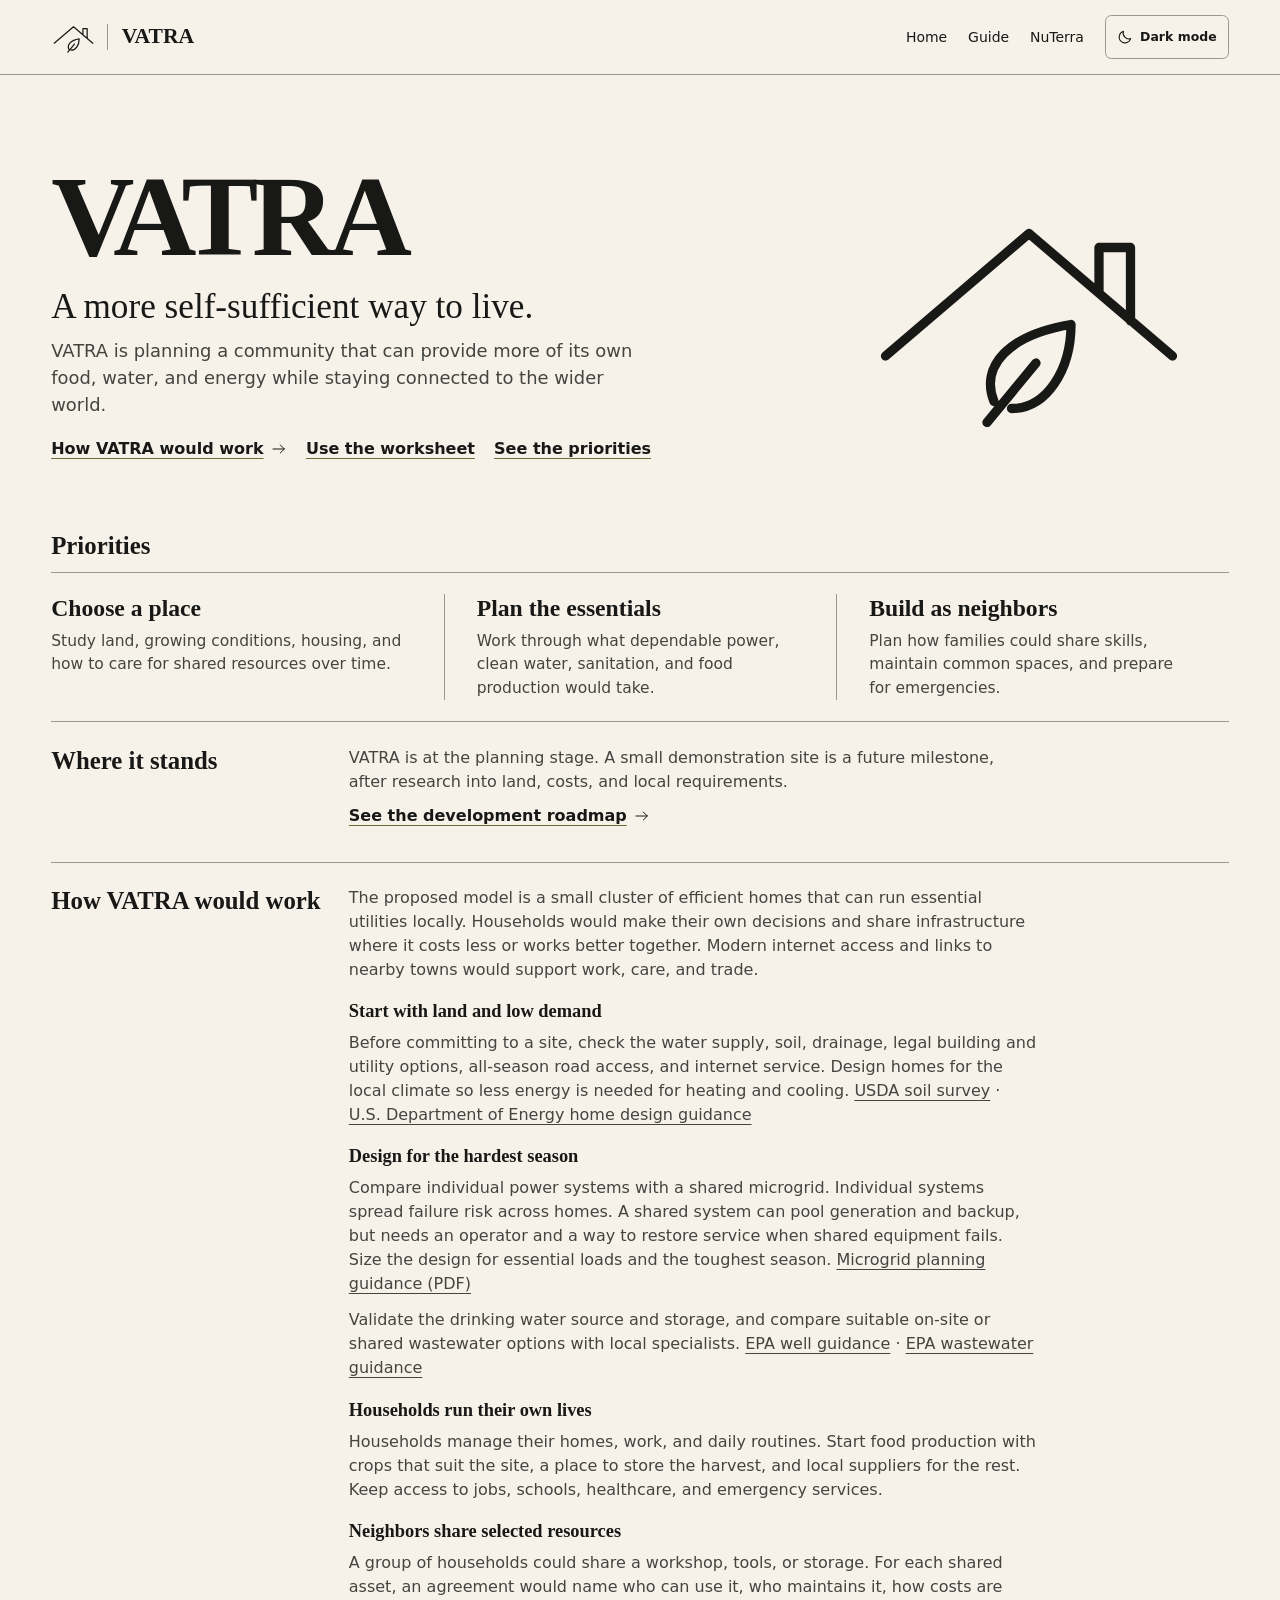
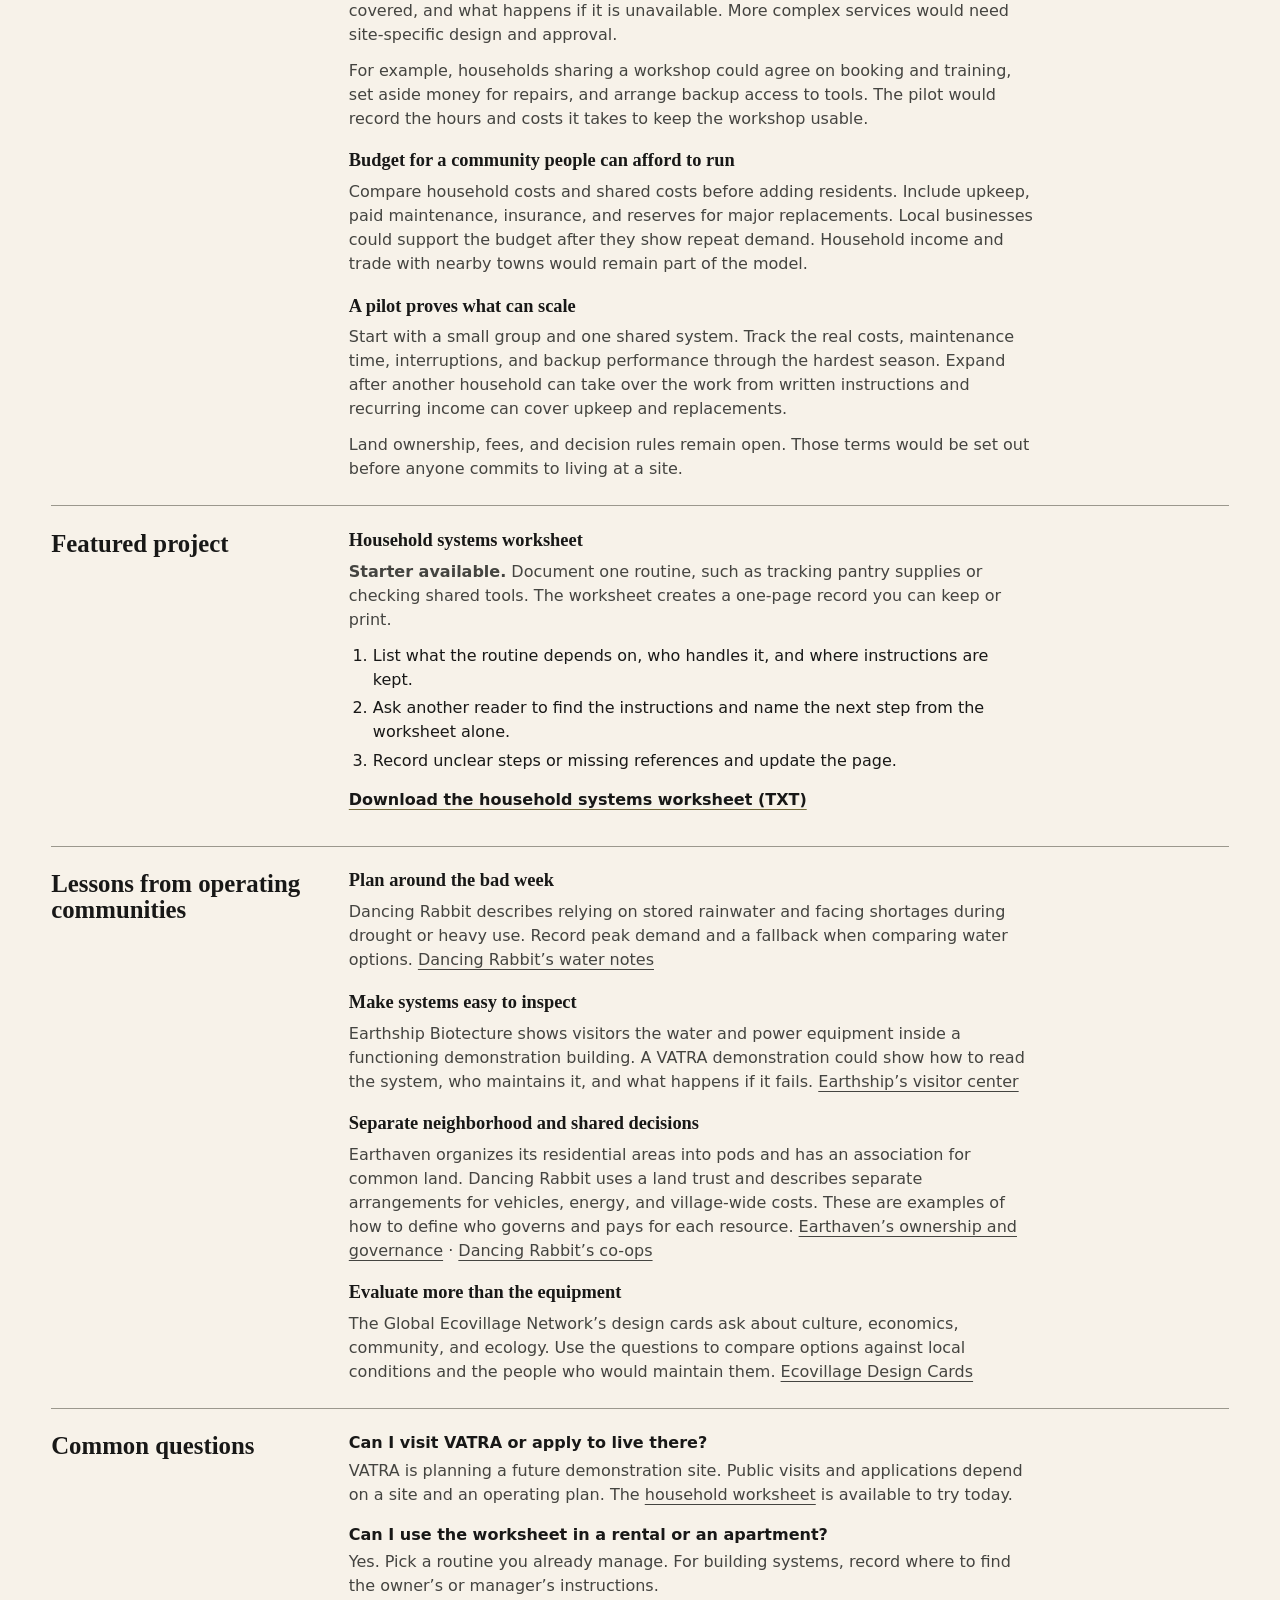
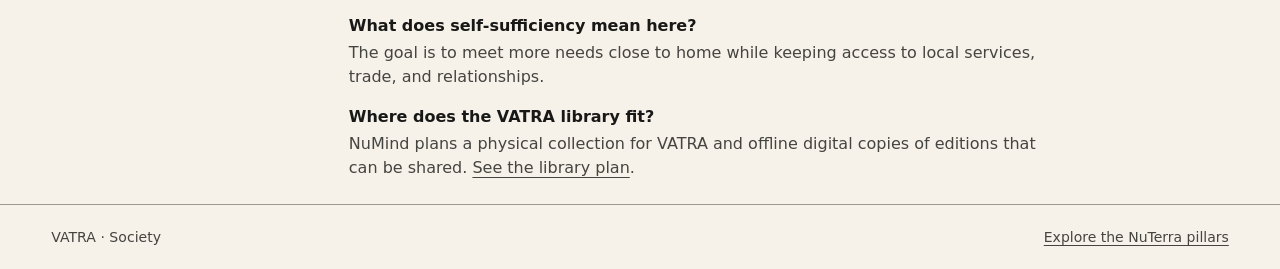
<file: details.html>
<!doctype html>
<html lang="en" class="vatra">
<head>
  <meta charset="utf-8">
  <meta name="viewport" content="width=device-width, initial-scale=1">
  <title>Project details | VATRA</title>
  <meta name="description" content="VATRA is planning a community that can provide more of its own food, water, and energy while staying connected to the wider world.">
  <meta name="theme-color" content="#f7f2e9">
  <link rel="canonical" href="https://deusordo.github.io/Vatra/details.html">
  <link rel="icon" type="image/svg+xml" href="./favicon.svg">
  <meta property="og:type" content="website">
  <meta property="og:title" content="VATRA | The NuTerra Project">
  <meta property="og:description" content="VATRA is planning a community that can provide more of its own food, water, and energy while staying connected to the wider world.">
  <meta property="og:url" content="https://deusordo.github.io/Vatra/details.html">
  <script src="./theme.js"></script>
  <link rel="stylesheet" href="./styles.css?v=operating-model">
</head>
<body>
  <a class="skip" href="#content">Skip to content</a>
  <header class="site-header">
    <div class="wrap header-inner">
      <a class="identity" href="./"><span class="mark" aria-hidden="true"></span><span class="identity-name">VATRA</span></a>
      <nav class="header-links" aria-label="Main navigation">
        <a href="./">Home</a>
        <a href="./guide.html">Guide</a>
        <a href="../NuTerra/">NuTerra</a>
        <button class="theme-toggle" data-theme-toggle type="button" hidden>
          <svg class="theme-sun" viewBox="0 0 24 24" aria-hidden="true"><circle cx="12" cy="12" r="4"/><path d="M12 2v2m0 16v2M2 12h2m16 0h2M4.93 4.93l1.41 1.41m11.32 11.32 1.41 1.41m0-14.14-1.41 1.41M6.34 17.66l-1.41 1.41"/></svg>
          <svg class="theme-moon" viewBox="0 0 24 24" aria-hidden="true"><path d="M20.5 14.4A8.7 8.7 0 0 1 9.6 3.5 8.8 8.8 0 1 0 20.5 14.4Z"/></svg>
          <span data-theme-label>Theme</span>
        </button>
      </nav>
    </div>
  </header>
  <main class="wrap" id="content" tabindex="-1">
    <section class="hero" aria-labelledby="title">
      <div class="hero-copy">
        <h1 id="title">VATRA</h1>
        <p class="tagline">A more self-sufficient way to live.</p>
        <p class="summary">VATRA is planning a community that can provide more of its own food, water, and energy while staying connected to the wider world.</p>
        <div class="hero-links">
          <a class="work-link" href="#how-it-works">How VATRA would work <svg viewBox="0 0 24 24" aria-hidden="true"><path d="M3 12h17m-6-6 6 6-6 6"/></svg></a>
          <a class="work-link" href="#project">Use the worksheet</a>
          <a class="work-link" href="#focus">See the priorities</a>
        </div>
      </div>
      <span class="mark hero-mark" aria-hidden="true"></span>
    </section>
    <section id="focus" aria-labelledby="focus-heading">
      <h2 class="section-title" id="focus-heading">Priorities</h2>
      <ul class="focus">
      <li><h3>Choose a place</h3><p>Study land, growing conditions, housing, and how to care for shared resources over time.</p></li>
      <li><h3>Plan the essentials</h3><p>Work through what dependable power, clean water, sanitation, and food production would take.</p></li>
      <li><h3>Build as neighbors</h3><p>Plan how families could share skills, maintain common spaces, and prepare for emergencies.</p></li>
      </ul>
    </section>
    <section class="project-status" aria-labelledby="status-heading">
      <h2 class="section-title" id="status-heading">Where it stands</h2>
      <div>
        <p>VATRA is at the planning stage. A small demonstration site is a future milestone, after research into land, costs, and local requirements.</p>
        <a class="work-link" href="../NuTerra/project.html#roadmap">See the development roadmap <svg viewBox="0 0 24 24" aria-hidden="true"><path d="M3 12h17m-6-6 6 6-6 6"/></svg></a>
      </div>
    </section>
    <section class="project-status content-section" id="how-it-works" aria-labelledby="operating-heading">
      <h2 class="section-title" id="operating-heading">How VATRA would work</h2>
      <div>
        <p>The proposed model is a small cluster of efficient homes that can run essential utilities locally. Households would make their own decisions and share infrastructure where it costs less or works better together. Modern internet access and links to nearby towns would support work, care, and trade.</p>
        <h3>Start with land and low demand</h3>
        <p>Before committing to a site, check the water supply, soil, drainage, legal building and utility options, all-season road access, and internet service. Design homes for the local climate so less energy is needed for heating and cooling. <a href="https://websoilsurvey.nrcs.usda.gov/app/">USDA soil survey</a> · <a href="https://bsesc.energy.gov/energy-basics/how-design-performance">U.S. Department of Energy home design guidance</a></p>
        <h3>Design for the hardest season</h3>
        <p>Compare individual power systems with a shared microgrid. Individual systems spread failure risk across homes. A shared system can pool generation and backup, but needs an operator and a way to restore service when shared equipment fails. Size the design for essential loads and the toughest season. <a href="https://docs.nlr.gov/docs/fy24osti/89881.pdf">Microgrid planning guidance (PDF)</a></p>
        <p>Validate the drinking water source and storage, and compare suitable on-site or shared wastewater options with local specialists. <a href="https://www.epa.gov/privatewells">EPA well guidance</a> · <a href="https://www.epa.gov/septic/septic-systems-guidance">EPA wastewater guidance</a></p>
        <h3>Households run their own lives</h3>
        <p>Households manage their homes, work, and daily routines. Start food production with crops that suit the site, a place to store the harvest, and local suppliers for the rest. Keep access to jobs, schools, healthcare, and emergency services.</p>
        <h3>Neighbors share selected resources</h3>
        <p>A group of households could share a workshop, tools, or storage. For each shared asset, an agreement would name who can use it, who maintains it, how costs are covered, and what happens if it is unavailable. More complex services would need site-specific design and approval.</p>
        <p>For example, households sharing a workshop could agree on booking and training, set aside money for repairs, and arrange backup access to tools. The pilot would record the hours and costs it takes to keep the workshop usable.</p>
        <h3>Budget for a community people can afford to run</h3>
        <p>Compare household costs and shared costs before adding residents. Include upkeep, paid maintenance, insurance, and reserves for major replacements. Local businesses could support the budget after they show repeat demand. Household income and trade with nearby towns would remain part of the model.</p>
        <h3>A pilot proves what can scale</h3>
        <p>Start with a small group and one shared system. Track the real costs, maintenance time, interruptions, and backup performance through the hardest season. Expand after another household can take over the work from written instructions and recurring income can cover upkeep and replacements.</p>
        <p>Land ownership, fees, and decision rules remain open. Those terms would be set out before anyone commits to living at a site.</p>
      </div>
    </section>
    <section class="project-status content-section" id="project" aria-labelledby="project-heading">
      <h2 class="section-title" id="project-heading">Featured project</h2>
      <div>
        <h3>Household systems worksheet</h3>
        <p><strong>Starter available.</strong> Document one routine, such as tracking pantry supplies or checking shared tools. The worksheet creates a one-page record you can keep or print.</p>
        <ol class="project-steps">
          <li>List what the routine depends on, who handles it, and where instructions are kept.</li>
          <li>Ask another reader to find the instructions and name the next step from the worksheet alone.</li>
          <li>Record unclear steps or missing references and update the page.</li>
        </ol>
        <a class="work-link" href="./household-systems-worksheet.txt" download>Download the household systems worksheet (TXT)</a>
      </div>
    </section>
    <section class="project-status content-section" id="field-notes" aria-labelledby="research-heading">
      <h2 class="section-title" id="research-heading">Lessons from operating communities</h2>
      <div>
        <h3>Plan around the bad week</h3>
        <p>Dancing Rabbit describes relying on stored rainwater and facing shortages during drought or heavy use. Record peak demand and a fallback when comparing water options. <a href="https://www.dancingrabbit.org/ecovillage-life/eco-living/water/">Dancing Rabbit’s water notes</a></p>
        <h3>Make systems easy to inspect</h3>
        <p>Earthship Biotecture shows visitors the water and power equipment inside a functioning demonstration building. A VATRA demonstration could show how to read the system, who maintains it, and what happens if it fails. <a href="https://earthship.com/visit/">Earthship’s visitor center</a></p>
        <h3>Separate neighborhood and shared decisions</h3>
        <p>Earthaven organizes its residential areas into pods and has an association for common land. Dancing Rabbit uses a land trust and describes separate arrangements for vehicles, energy, and village-wide costs. These are examples of how to define who governs and pays for each resource. <a href="https://www.earthaven.org/faqs/">Earthaven’s ownership and governance</a> · <a href="https://www.dancingrabbit.org/ecovillage-life/eco-living/co-ops/">Dancing Rabbit’s co-ops</a></p>
        <h3>Evaluate more than the equipment</h3>
        <p>The Global Ecovillage Network’s design cards ask about culture, economics, community, and ecology. Use the questions to compare options against local conditions and the people who would maintain them. <a href="https://ecovillage.org/resources-library/tools/ecovillage-design-cards-online-tool/">Ecovillage Design Cards</a></p>
      </div>
    </section>
    <section class="project-status content-section" id="questions" aria-labelledby="questions-heading">
      <h2 class="section-title" id="questions-heading">Common questions</h2>
      <dl class="questions">
        <dt>Can I visit VATRA or apply to live there?</dt>
        <dd>VATRA is planning a future demonstration site. Public visits and applications depend on a site and an operating plan. The <a href="#project">household worksheet</a> is available to try today.</dd>
        <dt>Can I use the worksheet in a rental or an apartment?</dt>
        <dd>Yes. Pick a routine you already manage. For building systems, record where to find the owner’s or manager’s instructions.</dd>
        <dt>What does self-sufficiency mean here?</dt>
        <dd>The goal is to meet more needs close to home while keeping access to local services, trade, and relationships.</dd>
        <dt>Where does the VATRA library fit?</dt>
        <dd>NuMind plans a physical collection for VATRA and offline digital copies of editions that can be shared. <a href="../Numind/details.html#library">See the library plan</a>.</dd>
      </dl>
    </section>
  </main>
  <footer class="site-footer">
    <div class="wrap footer-inner">
      <p>VATRA · Society</p>
      <a href="../NuTerra/#ecosystem">Explore the NuTerra pillars</a>
    </div>
  </footer>
</body>
</html>
</file>
<file: styles.css>
*, *::before, *::after { box-sizing: border-box; }
:root {
  color-scheme: light dark;
  --paper: light-dark(var(--day), var(--night));
  --ink: light-dark(#181817, #f4f3f0);
  --muted: light-dark(#444440, #c1c3c4);
  --rule: light-dark(#9b988d, #777a7b);
  --accent: light-dark(var(--accent-day), var(--accent-night));
  --theme-outline: var(--rule);
  --theme-hover: light-dark(#00000009, #ffffff12);
  --serif: Georgia, 'Times New Roman', serif;
  --sans: system-ui, -apple-system, sans-serif;
  --heading: var(--serif);
  --copy: var(--serif);
  background: var(--paper);
  color: var(--ink);
  font: 1rem/1.5 var(--sans);
}
:root[data-theme="light"] { color-scheme: light; }
:root[data-theme="dark"] { color-scheme: dark; }
:root.vatra { --day: #f7f2e9; --night: #191613; --accent-day: #716939; --accent-night: #b6a873; }
:root.numind { --day: #f7f5f9; --night: #19171f; --accent-day: #75608e; --accent-night: #bda9d1; }
:root.vio { --day: #f3f6f7; --night: #121419; --accent-day: #42647b; --accent-night: #a0b9cb; --heading: var(--sans); --copy: var(--sans); }
body { display: flex; flex-direction: column; min-height: 100svh; margin: 0; }
.wrap { width: min(100% - clamp(2rem, 8vw, 8rem), 75rem); margin-inline: auto; }
a { color: inherit; text-underline-offset: .24em; }
a:focus-visible { outline: 2px solid currentColor; outline-offset: 4px; }
.skip { position: absolute; z-index: 1; inset: .5rem auto auto 1rem; padding: .65rem; background: var(--paper); transform: translateY(-160%); }
.skip:focus { transform: none; }
.site-header { border-bottom: 1px solid var(--rule); }
.header-inner, .footer-inner { display: flex; justify-content: space-between; align-items: center; flex-wrap: wrap; gap: .6rem 1.25rem; }
.header-inner { min-height: 4.65rem; padding-block: .4rem; }
.identity { display: inline-flex; align-items: center; gap: .7rem; width: fit-content; font: 650 1.35rem/1.2 var(--heading); text-decoration: none; }
.mark { display: block; flex: none; background: currentColor; mask: url('./mark.svg') center / contain no-repeat; }
.identity .mark { width: 2.8rem; height: 2.8rem; }
.identity-name { border-inline-start: 1px solid var(--rule); padding-inline-start: .85rem; }
.header-links { display: flex; align-items: center; flex-wrap: wrap; gap: .25rem 1.3rem; }
.header-links a, .footer-inner a { display: inline-flex; align-items: center; min-height: 2.75rem; font-size: .875rem; }
.header-links a { text-decoration: none; }
.header-links a:hover { text-decoration: underline; }
main { flex: 1; }
.hero { display: grid; grid-template-columns: minmax(0, 1fr) minmax(12rem, .56fr); align-items: center; gap: clamp(2rem, 5vw, 6rem); padding-block: clamp(2.2rem, 5.5vw, 6rem) clamp(1.9rem, 4vw, 4rem); }
h1, h2 { margin: 0; font-family: var(--heading); line-height: 1.05; }
h1 { font-size: clamp(3.9rem, 9vw, 8rem); font-weight: 600; letter-spacing: -.055em; }
.vio h1 { font-weight: 750; }
.tagline { margin: .55rem 0 .65rem; font: 500 clamp(1.45rem, 3vw, 2.2rem)/1.18 var(--copy); text-wrap: balance; }
.summary { max-width: 38rem; margin: 0; color: var(--muted); font-size: clamp(.98rem, 1.4vw, 1.125rem); }
.hero-mark { width: min(100%, 21rem); aspect-ratio: 1; margin-inline: auto; }
.numind .hero-mark { width: min(100%, 19rem); }
.focus { display: grid; grid-template-columns: repeat(3, minmax(0, 1fr)); margin: 0 0 clamp(2rem, 5vw, 4rem); padding: 1.35rem 0; border-block: 1px solid var(--rule); list-style: none; }
.focus li { padding-inline: clamp(.8rem, 2.5vw, 2rem); }
.focus li:first-child { padding-inline-start: 0; }
.focus li + li { border-inline-start: 1px solid var(--rule); }
.focus p { margin: .45rem 0 0; color: var(--muted); font-size: .97rem; }
.site-footer { border-top: 1px solid var(--rule); color: var(--muted); }
.footer-inner { min-height: 4rem; }
.footer-inner p { font-size: .88rem; }
@media (max-width: 620px) {
  .header-inner { gap: 0; }
  .identity { min-height: 2.75rem; }
  .header-links { gap: .2rem 1rem; }
  .header-links a { min-height: 2.4rem; }
  .hero { grid-template-columns: minmax(0, 1fr); gap: .35rem; }
  .hero-mark, .numind .hero-mark { width: min(58%, 12rem); }
  .focus { grid-template-columns: minmax(0, 1fr); padding: 0; }
  .focus li { padding: .95rem 0; }
  .focus li + li { border-inline-start: 0; border-top: 1px solid var(--rule); }
}

.theme-toggle {
  display: inline-flex;
  align-items: center;
  justify-content: center;
  gap: .45rem;
  flex: none;
  min-height: 2.75rem;
  padding: .35rem .7rem;
  border: 1px solid var(--theme-outline);
  border-radius: .4rem;
  color: inherit;
  background: transparent;
  font: 600 .78rem/1.2 system-ui, sans-serif;
  white-space: nowrap;
  cursor: pointer;
}
.theme-toggle[hidden], .theme-sun, :root[data-theme="dark"] .theme-moon { display: none; }
:root[data-theme="dark"] .theme-sun { display: block; }
.theme-toggle svg { width: 1rem; height: 1rem; fill: none; stroke: currentColor; stroke-width: 1.55; stroke-linecap: round; stroke-linejoin: round; }
.theme-toggle:hover { background: var(--theme-hover); }
.theme-toggle:focus-visible { outline: 2px solid currentColor; outline-offset: 3px; }

.work-link { display: inline-flex; align-items: center; gap: .45rem; min-height: 2.75rem; font-weight: 650; width: fit-content; text-decoration-color: var(--accent); }
.work-link svg { width: 1rem; height: 1rem; flex: none; fill: none; stroke: currentColor; stroke-width: 1.5; stroke-linecap: round; stroke-linejoin: round; }
.work-link:hover { text-decoration-color: currentColor; }
.hero-links { display: flex; flex-wrap: wrap; gap: 0 1.2rem; margin-block-start: .55rem; }
.section-title { margin-block-end: .8rem; font-size: clamp(1.25rem, 2.3vw, 1.55rem); font-weight: 650; }
.focus { margin-block-end: 0; }
.focus h3 { margin: 0; font: 650 clamp(1.15rem, 2vw, 1.48rem)/1.2 var(--heading); }
.project-status { display: grid; grid-template-columns: minmax(0, .32fr) minmax(0, 1fr); gap: 1rem; margin-block: 1.5rem; }
.project-status p { max-width: 43rem; margin: 0; color: var(--muted); }
.project-status .section-title { margin: .12rem 0 0; }
.content-section { border-block-start: 1px solid var(--rule); padding-block-start: 1.4rem; }
.content-section h3 { margin: 0 0 .55rem; font: 650 1.15rem/1.2 var(--heading); }
.content-section p + h3 { margin-block-start: 1.15rem; }
.content-section p + p { margin-top: .75rem; }
.project-steps { max-width: 42rem; margin: .75rem 0 .3rem; padding-inline-start: 1.5rem; }
.project-steps li + li { margin-top: .3rem; }
.questions { max-width: 43rem; margin: 0; }
.questions dt { font-weight: 650; }
.questions dt:not(:first-child) { margin-top: 1rem; }
.questions dd { margin: .2rem 0 0; color: var(--muted); }
@media (max-width: 620px) {
  .header-inner { gap: .25rem .65rem; }
  .header-links { gap: .2rem .65rem; }
  .hero { position: relative; padding-block: 1.8rem 1.65rem; }
  .hero h1 { padding-inline-end: 4.5rem; font-size: clamp(3rem, 12.2vw, 4.35rem); }
  .hero-mark, .numind .hero-mark { position: absolute; inset: 1.45rem 0 auto auto; width: clamp(3.8rem, 16vw, 5rem); }
  .project-status { grid-template-columns: minmax(0, 1fr); gap: .45rem; }
}
</file>
